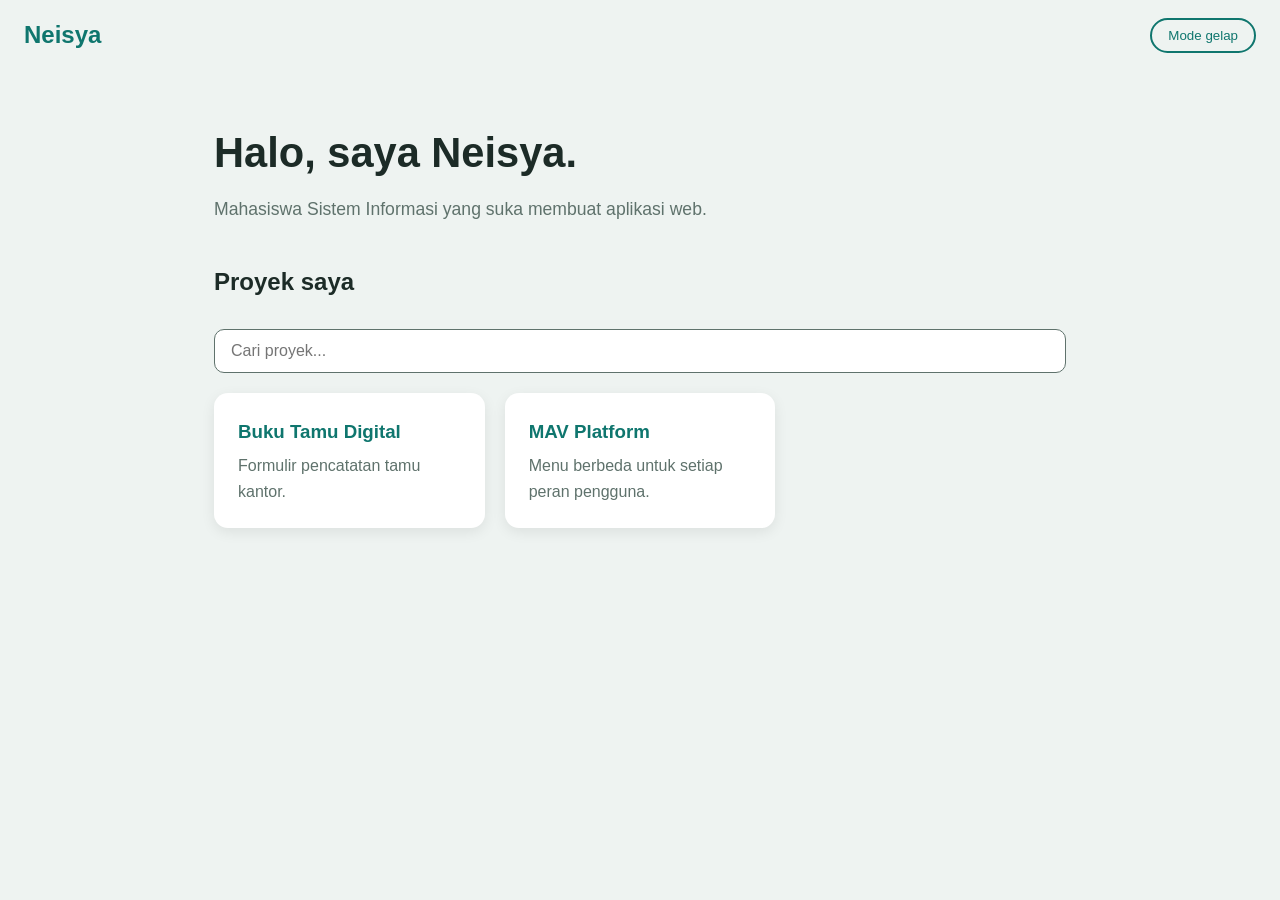
<file: index.html>
<!DOCTYPE html>
<html lang="id">
<head>
    <meta charset="UTF-8">
    <meta name="viewport" content="width=device-width, initial-scale=1">
    <title>Portofolio Neisya</title>

    <link rel="stylesheet" href="style.css">
</head>
<body>

    <!-- Bagian atas -->
    <header class="header">
        <h2 class="logo">Neisya</h2>
        <button id="tombol-tema">Mode gelap</button>
    </header>

    <main class="isi">

        <!-- Perkenalan -->
        <section class="perkenalan">
            <h1>Halo, saya Neisya.</h1>
            <p>Mahasiswa Sistem Informasi yang suka membuat aplikasi web.</p>
        </section>

        <!-- Daftar proyek -->
        <h2>Proyek saya</h2>

        <!-- Kotak pencarian proyek -->
        <input type="text" id="cari" placeholder="Cari proyek...">

        <section class="daftar-proyek">

            <!-- Proyek pertama -->
            <a class="kartu" href="buku-tamu-digital/index.html">
                <h3>Buku Tamu Digital</h3>
                <p>Formulir pencatatan tamu kantor.</p>
            </a>

            <!-- Proyek kedua -->
            <a class="kartu" href="mav-platform/index.html">
                <h3>MAV Platform</h3>
                <p>Menu berbeda untuk setiap peran pengguna.</p>
            </a>

            <!-- Tambahkan kartu baru jika ada proyek lain -->

        </section>

        <!-- Pesan jika proyek tidak ditemukan -->
        <p id="pesan-kosong" class="pesan-kosong">
            Proyek tidak ditemukan.
        </p>

    </main>

    <!-- Menghubungkan file JavaScript -->
    <script src="script.js"></script>
</body>
</html>
</file>
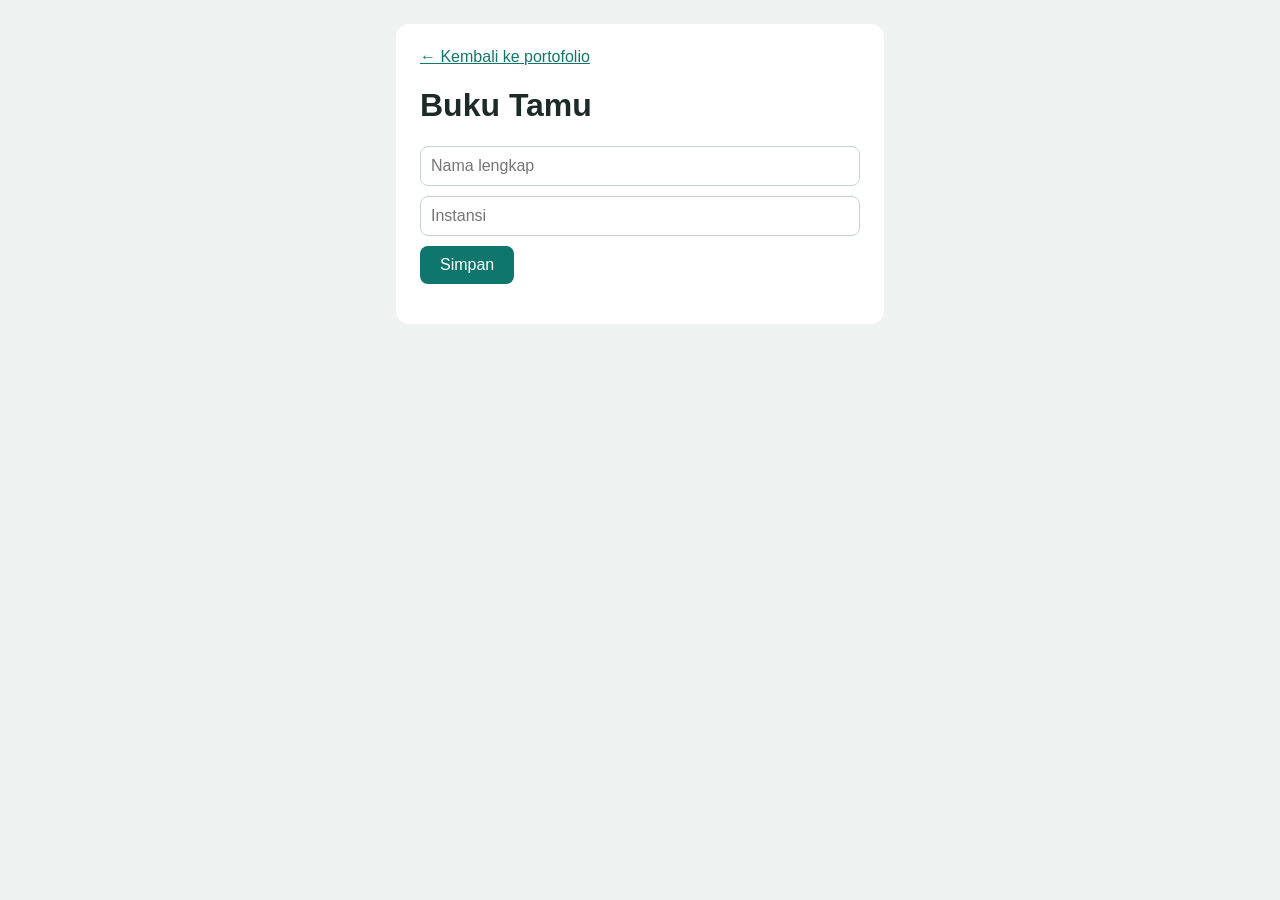
<file: buku-tamu-digital/index.html>
<!doctype html>
<html lang="id">
  <head>
    <meta charset="UTF-8" />
    <meta name="viewport" content="width=device-width, initial-scale=1" />
    <title>Buku Tamu Digital</title>

    <!-- Menghubungkan file CSS -->
    <link rel="stylesheet" href="style.css" />
  </head>
  <body>
    <div class="kotak">
      <!-- Kembali ke halaman portofolio utama -->
      <a href="../index.html">&larr; Kembali ke portofolio</a>

      <h1>Buku Tamu</h1>

      <!-- Formulir data tamu -->
      <input id="nama" placeholder="Nama lengkap" />
      <input id="instansi" placeholder="Instansi" />

      <button id="simpan">Simpan</button>

      <!-- Daftar tamu yang sudah dimasukkan -->
      <ul id="daftar"></ul>
    </div>

    <!-- Menghubungkan file JavaScript -->
    <script src="script.js"></script>
  </body>
</html>
</file>
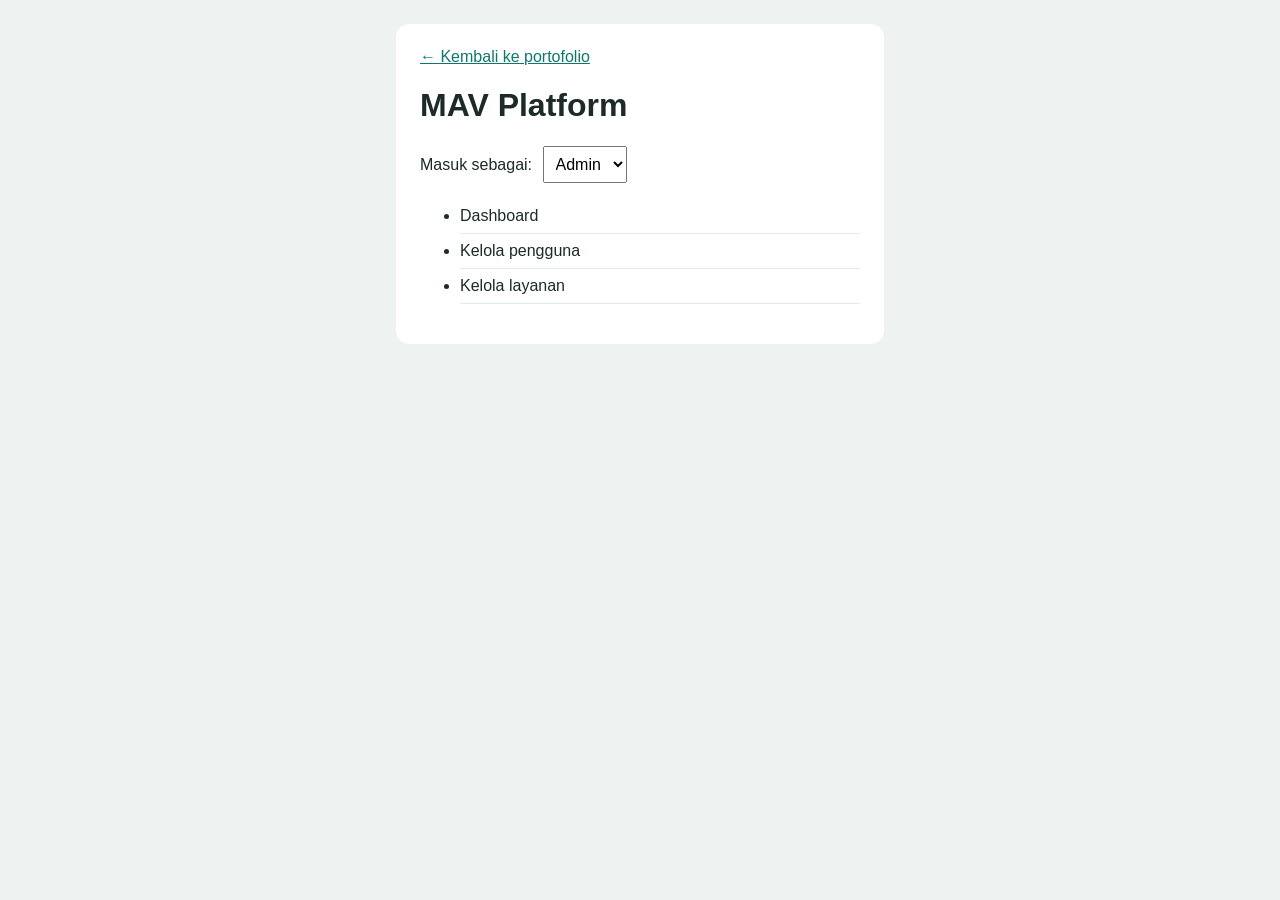
<file: mav-platform/index.html>
<!doctype html>
<html lang="id">
  <head>
    <meta charset="UTF-8" />
    <meta name="viewport" content="width=device-width, initial-scale=1" />
    <title>MAV Platform</title>

    <!-- Menghubungkan file CSS -->
    <link rel="stylesheet" href="style.css" />
  </head>
  <body>
    <div class="kotak">
      <!-- Kembali ke halaman portofolio utama -->
      <a href="../index.html">&larr; Kembali ke portofolio</a>

      <h1>MAV Platform</h1>

      <!-- Memilih peran pengguna -->
      <label>
        Masuk sebagai:
        <select id="peran">
          <option value="admin">Admin</option>
          <option value="staf">Staf</option>
          <option value="tamu">Tamu</option>
        </select>
      </label>

      <!-- Daftar menu berdasarkan peran -->
      <ul id="menu"></ul>
    </div>

    <!-- Menghubungkan file JavaScript -->
    <script src="script.js"></script>
  </body>
</html>
</file>
<file: style.css>
/* ===== 1. Warna ===== */
:root {
  --latar: #eef3f1;
  --kartu: #ffffff;
  --teks: #1c2b27;
  --teks-pudar: #5f726c;
  --aksen: #0f766e;
}

/* Warna saat mode gelap aktif */
body.gelap {
  --latar: #121a18;
  --kartu: #1b2623;
  --teks: #e6efec;
  --teks-pudar: #94a8a1;
  --aksen: #5fd1c4;
}

/* ===== 2. Dasar halaman ===== */
* {
  box-sizing: border-box;
}

body {
  margin: 0;
  font-family: Arial, sans-serif;
  line-height: 1.6;
  background: var(--latar);
  color: var(--teks);
}

/* ===== 3. Bagian atas ===== */
.header {
  display: flex;
  justify-content: space-between;
  align-items: center;
  padding: 16px 24px;
}

.logo {
  margin: 0;
  color: var(--aksen);
}

#tombol-tema {
  padding: 8px 16px;
  border: 2px solid var(--aksen);
  border-radius: 20px;
  background: transparent;
  color: var(--aksen);
  cursor: pointer;
}

/* ===== 4. Isi halaman ===== */
.isi {
  max-width: 900px;
  margin: 0 auto;
  padding: 0 24px 60px;
}

.perkenalan {
  padding: 50px 0 20px;
}

.perkenalan h1 {
  font-size: 2.6rem;
  margin: 0 0 8px;
}

.perkenalan p {
  color: var(--teks-pudar);
  font-size: 1.1rem;
  margin: 0;
}

/* ===== 5. Pencarian ===== */
#cari {
  width: 100%;
  padding: 12px 16px;
  margin: 8px 0 20px;
  border: 1px solid var(--teks-pudar);
  border-radius: 10px;
  font-size: 1rem;
  background: var(--kartu);
  color: var(--teks);
}

/* ===== 6. Kartu proyek ===== */
.daftar-proyek {
  display: grid;
  grid-template-columns: repeat(auto-fill, minmax(250px, 1fr));
  gap: 20px;
}

.kartu {
  display: block;
  padding: 24px;
  background: var(--kartu);
  border-radius: 14px;
  box-shadow: 0 4px 14px rgba(0, 0, 0, 0.08);
  color: inherit;
  text-decoration: none;
  transition: transform 0.2s;
}

.kartu:hover {
  transform: translateY(-4px);
}

.kartu h3 {
  margin: 0 0 6px;
  color: var(--aksen);
}

.kartu p {
  margin: 0;
  color: var(--teks-pudar);
}

/* Pesan proyek tidak ditemukan */
.pesan-kosong {
  display: none;
  color: var(--teks-pudar);
}
</file>
<file: buku-tamu-digital/style.css>
/* Mengatur tampilan dasar halaman */
body {
  font-family: Arial, sans-serif;
  background: #eef3f1;
  margin: 0;
  padding: 24px;
  color: #1c2b27;
}

/* Kotak utama buku tamu */
.kotak {
  max-width: 440px;
  margin: 0 auto;
  background: #fff;
  padding: 24px;
  border-radius: 14px;
}

/* Tautan kembali ke portofolio */
a {
  color: #0f766e;
}

/* Tampilan input */
input {
  display: block;
  width: 100%;
  box-sizing: border-box;
  padding: 10px;
  margin: 10px 0;
  border: 1px solid #c8d5d0;
  border-radius: 8px;
  font-size: 1rem;
}

/* Tampilan tombol simpan */
button {
  padding: 10px 20px;
  border: 0;
  border-radius: 8px;
  background: #0f766e;
  color: #fff;
  font-size: 1rem;
  cursor: pointer;
}

/* Tampilan daftar tamu */
li {
  padding: 8px 0;
  border-bottom: 1px solid #e3ebe8;
}
</file>
<file: mav-platform/style.css>
/* Mengatur tampilan dasar halaman */
body {
  font-family: Arial, sans-serif;
  background: #eef3f1;
  margin: 0;
  padding: 24px;
  color: #1c2b27;
}

/* Kotak utama MAV Platform */
.kotak {
  max-width: 440px;
  margin: 0 auto;
  background: #fff;
  padding: 24px;
  border-radius: 14px;
}

/* Tautan kembali ke portofolio */
a {
  color: #0f766e;
}

/* Tampilan pilihan peran */
select {
  padding: 8px;
  font-size: 1rem;
  margin-left: 6px;
}

/* Tampilan daftar menu */
li {
  padding: 8px 0;
  border-bottom: 1px solid #e3ebe8;
}
</file>
